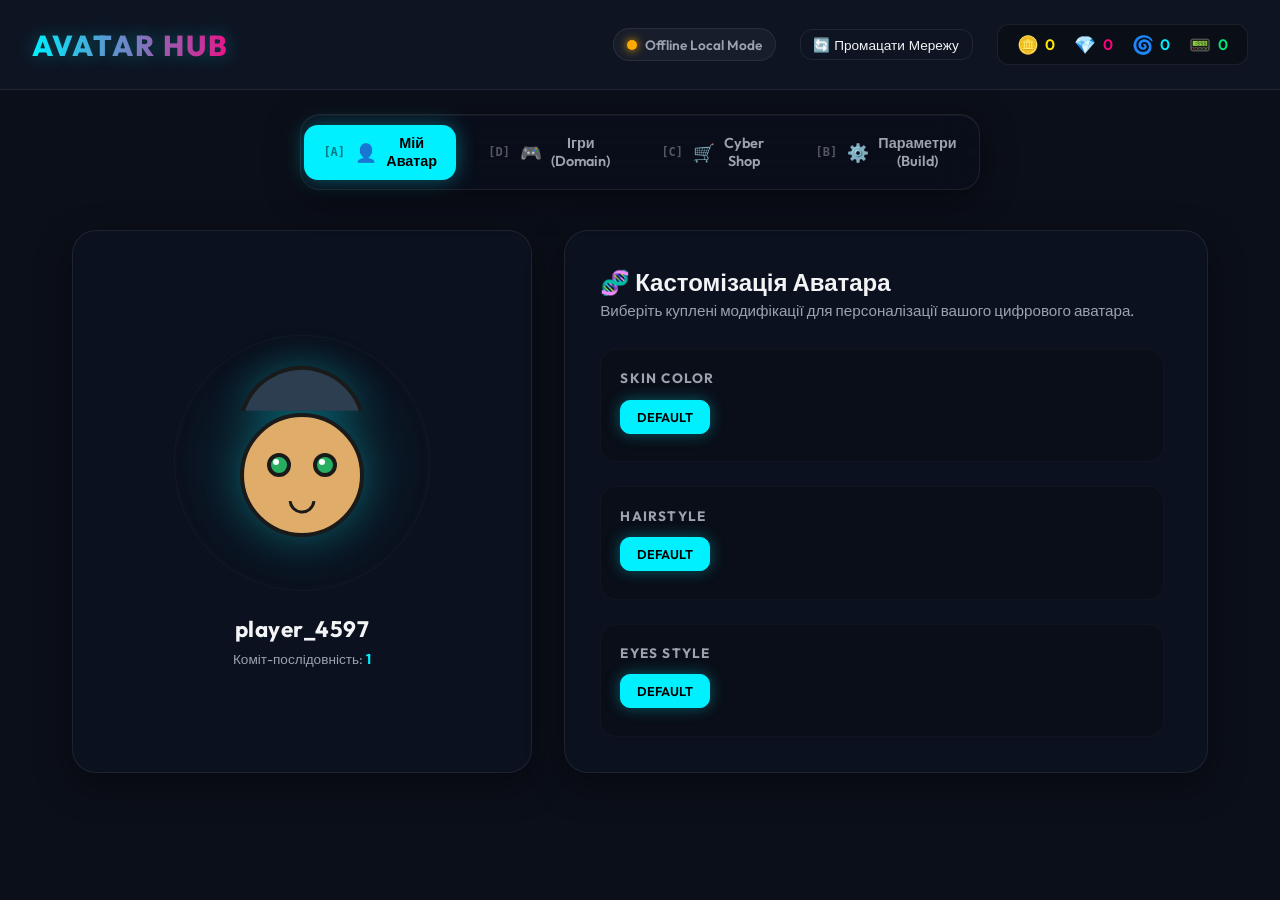
<file: index.html>
<!DOCTYPE html>
<html lang="uk">
<head>
  <meta charset="UTF-8">
  <meta name="viewport" content="width=device-width, initial-scale=1.0">
  <title>Mine & Craft Avatar Hub — Розподілена Ігрова Екосистема</title>
  <meta name="description" content="Сучасна розподілена безсерверна ігрова екосистема з локальним збереженням IndexedDB, безпечною пісочницею та синхронізацією через Git або радіомережу EME.">
  <link rel="stylesheet" href="styles.css">
</head>
<body>
  <!-- Header Bar -->
  <header>
    <div class="logo">
      <h1 id="hub-main-title">AVATAR HUB</h1>
    </div>
    
    <div class="status-bar">
      <!-- Sync Mode Indicator -->
      <div class="mode-indicator-container" title="Поточний режим синхронізації даних">
        <div id="mode-indicator" class="indicator-dot local"></div>
        <span id="mode-text">Offline Local Mode</span>
      </div>
      
      <!-- Manual Probe Button -->
      <button id="manual-sync-btn" class="sync-btn" title="Перевірити наявність Desktop Companion або EME OS вузла">
        🔄 Промацати Мережу
      </button>

      <!-- Resources Bar -->
      <div class="resources-bar">
        <div class="res-item gold" title="Золота руда (видобувається в іграх)">
          <span class="icon">🪙</span>
          <span id="res-gold">0</span>
        </div>
        <div class="res-item ruby" title="Неонові рубіни (видобуваються в іграх)">
          <span class="icon">💎</span>
          <span id="res-ruby">0</span>
        </div>
        <div class="res-item sapphire" title="Кібер-сапфіри (видобуваються в іграх)">
          <span class="icon">🌀</span>
          <span id="res-sapphire">0</span>
        </div>
        <div class="res-item eme" title="Радіо токени EME (нараховуються за Proof of Coverage / Mesh активність)">
          <span class="icon">📟</span>
          <span id="res-eme">0</span>
        </div>
      </div>
    </div>
  </header>

  <!-- Zen Navigation Dock/Tabs Bar -->
  <nav class="zen-nav">
    <button class="zen-nav-btn active" data-tab="avatar" title="Натисніть 'A' на клавіатурі">
      <span class="nav-key">[A]</span>
      <span class="nav-icon">👤</span>
      <span class="nav-text">Мій Аватар</span>
    </button>
    <button class="zen-nav-btn" data-tab="domain" title="Натисніть 'D' на клавіатурі">
      <span class="nav-key">[D]</span>
      <span class="nav-icon">🎮</span>
      <span class="nav-text">Ігри (Domain)</span>
    </button>
    <button class="zen-nav-btn" data-tab="shop" title="Натисніть 'C' на клавіатурі">
      <span class="nav-key">[C]</span>
      <span class="nav-icon">🛒</span>
      <span class="nav-text">Cyber Shop</span>
    </button>
    <button class="zen-nav-btn" data-tab="build" title="Натисніть 'B' на клавіатурі">
      <span class="nav-key">[B]</span>
      <span class="nav-icon">⚙️</span>
      <span class="nav-text">Параметри (Build)</span>
    </button>
  </nav>

  <!-- Main Focus Container -->
  <main class="main-container">
    
    <!-- Tab 1: [A] Avatar & Customizer -->
    <section id="view-avatar" class="zen-tab-panel active">
      <div class="avatar-view-layout">
        <!-- Visual Column -->
        <div class="avatar-preview-card">
          <div class="avatar-container">
            <canvas id="avatar-canvas" width="256" height="256"></canvas>
          </div>
          <div class="player-info">
            <h2 id="player-name">Завантаження...</h2>
            <p>Коміт-послідовність: <strong id="player-seq">0</strong></p>
          </div>
        </div>
        
        <!-- Editor Controls Column -->
        <div class="avatar-editor-card">
          <h2>🧬 Кастомізація Аватара</h2>
          <p class="tab-subtitle">Виберіть куплені модифікації для персоналізації вашого цифрового аватара.</p>
          <div id="editor-options" class="editor-container">
            <p style="text-align: center; color: var(--text-secondary);">Ініціалізація редактора...</p>
          </div>
        </div>
      </div>
    </section>

    <!-- Tab 2: [D] Domain (Games Library) -->
    <section id="view-domain" class="zen-tab-panel">
      <div class="domain-view-layout">
        <div class="lobby-hero">
          <h1>Мій Суверенний Домен</h1>
          <p>
            Тут ви можете запускати безпечні ізольовані ігри. Усі здобуті ресурси автоматично підписуються криптографічним токеном і зараховуються на ваш баланс.
          </p>
        </div>
        
        <!-- Games Library Grid -->
        <div class="games-library">
          <h3>🎮 БІБЛІОТЕКА ІГОР (GAMES LIBRARY)</h3>
          <div class="games-grid">
            <!-- Card 1: Match-3 Miner -->
            <div class="game-card active">
              <div class="game-card-icon">🪙</div>
              <div class="game-card-info">
                <h4>Crystal Miner (Match-3)</h4>
                <p>Видобуток золота, рубінів та сапфірів у неонових шахтах</p>
              </div>
              <button id="play-match3-btn" class="game-play-btn">🚀 Запустити майнер</button>
            </div>
            
            <!-- Card 2: The Shape We Become -->
            <div id="somatic-game-card" class="game-card locked">
              <div class="game-card-icon">🧠</div>
              <div class="game-card-info">
                <h4>The Shape We Become</h4>
                <p>Симулятор адаптації нервової системи та соматичного стресу</p>
              </div>
              <div id="somatic-game-status">
                <span class="game-lock-badge">🔒 Заблоковано (Купіть у Cyber Shop за 100 золото)</span>
              </div>
            </div>
          </div>
        </div>

        <!-- Dev Logger Console HUD -->
        <div class="console-container">
          <h3>System Log Console</h3>
          <div id="dev-console" class="console-log">
            <p>[00:00:00] Ініціалізація Mine & Craft Avatar Hub...</p>
          </div>
        </div>
      </div>
    </section>

    <!-- Tab 3: [C] Cyber Shop (Categorized & Hierarchical) -->
    <section id="view-shop" class="zen-tab-panel">
      <div class="shop-view-layout">
        <div class="shop-header">
          <h2>🛒 Cyber Shop</h2>
          <p class="tab-subtitle">Купуйте нові кібернетичні імпланти, зачіски та розблоковуйте ігри за ігрові руди.</p>
          
          <!-- Category Tabs Bar -->
          <div class="shop-category-tabs">
            <button class="shop-tab-btn active" data-category="all">Всі товари</button>
            <button class="shop-tab-btn" data-category="base">Тіла (Skins)</button>
            <button class="shop-tab-btn" data-category="miner">Crystal Miner (Асети)</button>
            <button class="shop-tab-btn" data-category="somatic">Somatic (Ядра & Гра)</button>
            <button class="shop-tab-btn" data-category="blueprints">Креслення (Blueprints)</button>
          </div>
        </div>
        
        <!-- Shop List Grid -->
        <div id="shop-list" class="shop-grid">
          <p style="text-align: center; color: var(--text-secondary);">Завантаження товарів...</p>
        </div>
      </div>
    </section>

    <!-- Tab 4: [B] Build (Settings & Dual-Path Saving) -->
    <section id="view-build" class="zen-tab-panel">
      <div class="build-view-layout">
        <h2>🛠️ Параметри Системи (Build Settings)</h2>
        <p class="tab-subtitle">Керуйте вашими збереженнями через хмарні репозиторії або локальні офлайн-файли.</p>
        
        <div class="settings-grid">
          <!-- Card A: Sovereign Save Sync (Git vs File Backup) -->
          <div class="settings-card">
            <h3>💾 Збереження та Синхронізація (Dual-Path Saves)</h3>
            <p style="font-size: 0.85rem; color: var(--text-secondary); margin-bottom: 1.2rem;">
              Оберіть зручний для вас варіант резервного копіювання.
            </p>
            
            <!-- File Backup UI (Path B - Local File) -->
            <div class="settings-section">
              <h4>Варіант 1: Локальний файл збереження (Офлайн-бекап)</h4>
              <p style="font-size: 0.8rem; color: var(--text-secondary); margin-bottom: 0.8rem;">
                Ідеально для гри без інтернету або без акаунту GitHub.
              </p>
              <div class="file-sync-buttons">
                <button id="export-save-btn" class="settings-btn glow-pink-hover">
                  📤 Експортувати save.json
                </button>
                <label for="import-save-file" class="settings-btn-label glow-cyan-hover">
                  📥 Імпортувати з файлу
                </label>
                <input type="file" id="import-save-file" accept=".json" style="display: none;" />
              </div>
            </div>
            
            <hr class="card-divider" />
            
            <!-- Git Backup UI (Path A - GitHub cloud) -->
            <div class="settings-section">
              <h4>Варіант 2: Синхронізація з власного GitHub</h4>
              <p style="font-size: 0.8rem; color: var(--text-secondary); margin-bottom: 0.8rem;">
                Збереження автоматично синхронізуються з вашим репозиторієм при кожній дії.
              </p>
              <div class="git-settings-form">
                <div class="input-group">
                  <label for="git-pat">GitHub Token (PAT):</label>
                  <input type="password" id="git-pat" placeholder="ghp_..." title="Персональний токен з доступом до репозиторію" />
                </div>
                <div class="input-group">
                  <label for="git-repo">Репозиторій (user/repo):</label>
                  <input type="text" id="git-repo" placeholder="username/my-avatar-saves" />
                </div>
                <div class="input-group">
                  <label for="git-filepath">Шлях у репозиторії:</label>
                  <input type="text" id="git-filepath" value="saves/save.json" />
                </div>
                <button id="save-git-config-btn" class="buy-btn" style="width: 100%; margin-top: 0.8rem; background: var(--glow-cyan); color: #000; font-weight: bold; border: none; padding: 0.7rem;">
                  Зберегти та Синхронізувати Git
                </button>
              </div>
            </div>
          </div>
          
          <!-- Card B: Local Storage Maintenance -->
          <div class="settings-card">
            <h3>⚡ Обслуговування сховища (IndexedDB)</h3>
            <p style="font-size: 0.85rem; color: var(--text-secondary); margin-bottom: 1.2rem;">
              Очищення або скидання локальних даних браузера.
            </p>
            <div class="maintenance-buttons">
              <button id="reset-profile-btn" class="settings-btn danger-hover">
                ❌ Скинути профіль до дефолту
              </button>
              <button id="clear-db-btn" class="settings-btn danger-hover">
                🧹 Очистити IndexedDB повністю
              </button>
            </div>
            
            <hr class="card-divider" style="margin: 1.5rem 0;" />
            
            <h3>📶 EME OS Node Info (Mesh Network)</h3>
            <p style="font-size: 0.85rem; color: var(--text-secondary); margin-bottom: 0.8rem;">
              Поточні параметри підключення до автономного радіо-вузла.
            </p>
            <div class="eme-info-box">
              <p>Мережа: <strong id="eme-net-status">Пошук вузлів...</strong></p>
              <p>Швидкість: <strong>100 - 250 bps (LoRa/EME)</strong></p>
              <p>Режим відскоку від Місяця: <strong>Доступний при SNR > -29 dB</strong></p>
            </div>
          </div>
        </div>
      </div>
    </section>

  </main>

  <!-- Sandbox Game Modal (Full-Screen Iframe) -->
  <div id="game-container" class="game-container-modal">
    <div class="game-header">
      <h2>Secured Sandbox Session</h2>
      <button id="close-game-btn" class="close-btn">Exit Session (Save & Close)</button>
    </div>
    <!-- 🔒 Безпечна ізоляція: sandbox без allow-same-origin захищає parent від крадіжки localStorage/IndexedDB -->
    <iframe id="game-frame" sandbox="allow-scripts" src=""></iframe>
  </div>

  <!-- Main hub script loaded as ES Module -->
  <script type="module" src="js/hub.js"></script>
</body>
</html>
</file>
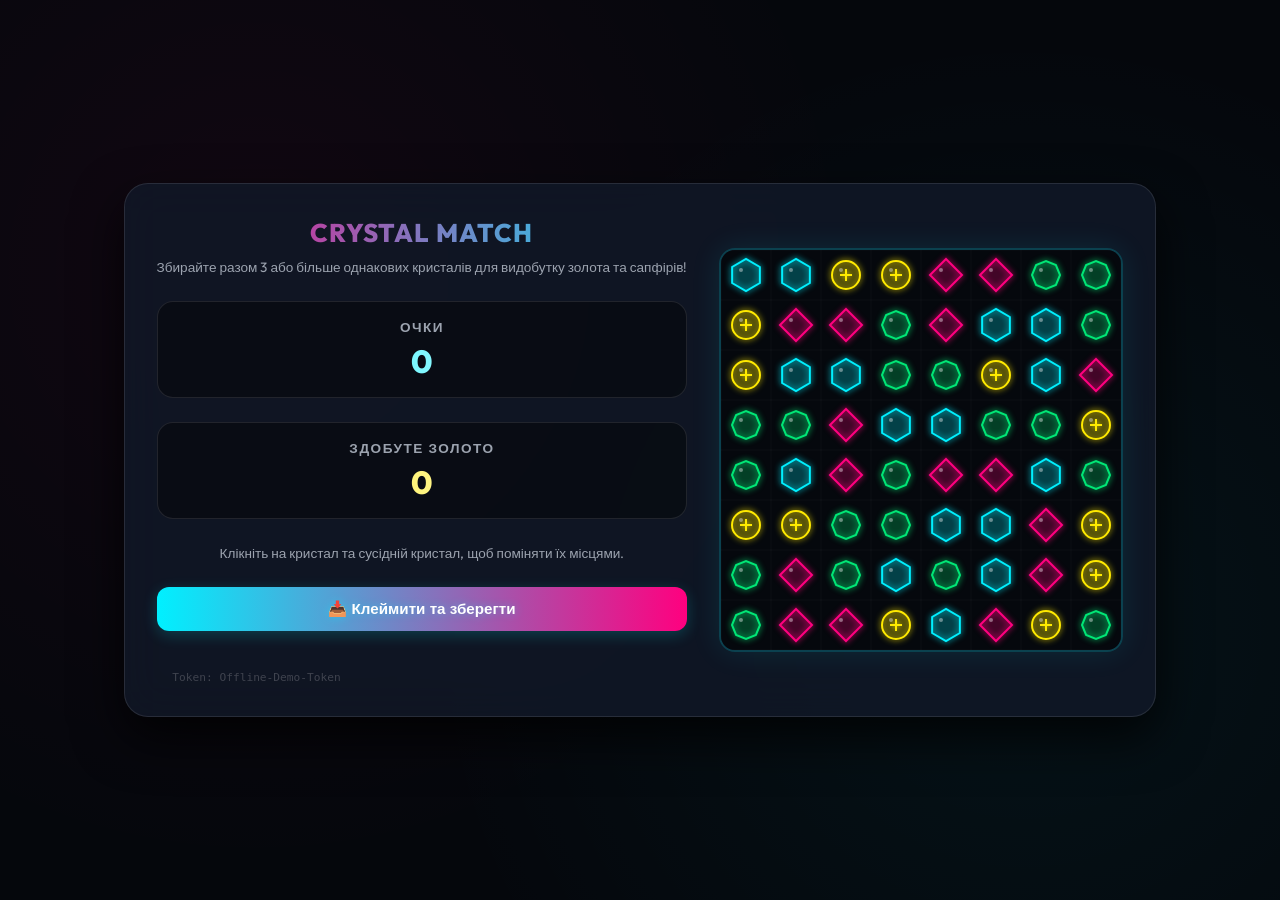
<file: games/match3/index.html>
<!DOCTYPE html>
<html lang="uk">
<head>
  <meta charset="UTF-8">
  <meta name="viewport" content="width=device-width, initial-scale=1.0">
  <title>Match-3 Secured Sandbox Game</title>
  <style>
    @import url('https://fonts.googleapis.com/css2?family=Outfit:wght@300;400;600;800&display=swap');
    
    :root {
      --bg-color: #05070c;
      --panel-bg: rgba(17, 24, 39, 0.85);
      --glow-pink: #ff007f;
      --glow-cyan: #00f0ff;
      --glow-gold: #ffea00;
      --text-color: #f3f4f6;
      --border-color: rgba(255, 255, 255, 0.1);
    }

    * {
      box-sizing: border-box;
      margin: 0;
      padding: 0;
    }

    body {
      background-color: var(--bg-color);
      color: var(--text-color);
      font-family: 'Outfit', sans-serif;
      overflow: hidden;
      display: flex;
      flex-direction: column;
      align-items: center;
      justify-content: center;
      height: 100vh;
      width: 100vw;
    }

    /* Cyber background pattern */
    body::before {
      content: "";
      position: absolute;
      top: 0;
      left: 0;
      width: 100%;
      height: 100%;
      background: 
        radial-gradient(circle at 20% 30%, rgba(255, 0, 127, 0.05) 0%, transparent 50%),
        radial-gradient(circle at 80% 70%, rgba(0, 240, 255, 0.05) 0%, transparent 50%);
      pointer-events: none;
      z-index: 0;
    }

    .game-layout {
      position: relative;
      z-index: 1;
      display: flex;
      gap: 2rem;
      background: var(--panel-bg);
      backdrop-filter: blur(20px);
      border: 1px solid var(--border-color);
      padding: 2rem;
      border-radius: 24px;
      box-shadow: 0 20px 50px rgba(0, 0, 0, 0.8);
      max-width: 90%;
      align-items: center;
    }

    .game-info {
      display: flex;
      flex-direction: column;
      gap: 1.5rem;
      min-width: 200px;
    }

    .info-box {
      background: rgba(0, 0, 0, 0.4);
      border: 1px solid var(--border-color);
      border-radius: 16px;
      padding: 1rem;
      text-align: center;
    }

    .info-box h3 {
      font-size: 0.85rem;
      text-transform: uppercase;
      letter-spacing: 1.5px;
      color: #9ca3af;
      margin-bottom: 0.3rem;
    }

    .info-box .value {
      font-size: 2rem;
      font-weight: 800;
      background: linear-gradient(90deg, #fff, #9ca3af);
      -webkit-background-clip: text;
      -webkit-text-fill-color: transparent;
    }

    .info-box .value.cyan {
      background: linear-gradient(90deg, var(--glow-cyan), #ffffff);
      -webkit-background-clip: text;
      -webkit-text-fill-color: transparent;
    }

    .info-box .value.gold {
      background: linear-gradient(90deg, var(--glow-gold), #ffffff);
      -webkit-background-clip: text;
      -webkit-text-fill-color: transparent;
    }

    .canvas-container {
      position: relative;
      border-radius: 16px;
      overflow: hidden;
      border: 2px solid rgba(0, 240, 255, 0.2);
      box-shadow: 0 0 30px rgba(0, 240, 255, 0.1);
    }

    canvas {
      display: block;
      background-color: rgba(5, 7, 12, 0.9);
      cursor: pointer;
    }

    .instructions {
      font-size: 0.85rem;
      color: #9ca3af;
      text-align: center;
      line-height: 1.5;
    }

    .hud-title {
      font-size: 1.6rem;
      font-weight: 800;
      letter-spacing: 1px;
      margin-bottom: 0.5rem;
      background: linear-gradient(90deg, var(--glow-pink), var(--glow-cyan));
      -webkit-background-clip: text;
      -webkit-text-fill-color: transparent;
      text-align: center;
    }

    /* Secret token display for transparency */
    .token-display {
      font-family: monospace;
      font-size: 0.7rem;
      color: rgba(255, 255, 255, 0.2);
      text-align: center;
      margin-top: 1rem;
      word-break: break-all;
      max-width: 200px;
    }
  </style>
</head>
<body>
  <div class="game-layout">
    
    <div class="game-info">
      <div>
        <h2 class="hud-title">CRYSTAL MATCH</h2>
        <p class="instructions">Збирайте разом 3 або більше однакових кристалів для видобутку золота та сапфірів!</p>
      </div>

      <div class="info-box">
        <h3>Очки</h3>
        <div id="score-val" class="value cyan">0</div>
      </div>

      <div class="info-box">
        <h3>Здобуте Золото</h3>
        <div id="gold-val" class="value gold">0</div>
      </div>

      <div class="instructions">
        Клікніть на кристал та сусідній кристал, щоб поміняти їх місцями.
      </div>

      <button id="claim-btn" style="background: linear-gradient(90deg, var(--glow-cyan), var(--glow-pink)); border: none; color: #fff; padding: 0.8rem 1.2rem; border-radius: 12px; font-weight: 800; font-size: 0.95rem; cursor: pointer; text-shadow: 0 0 10px rgba(0,240,255,0.4); box-shadow: 0 4px 15px rgba(0,240,255,0.2); transition: all 0.3s ease; width: 100%;">
        📥 Клеймити та зберегти
      </button>
      
      <div id="token-box" class="token-display">
        Token: Loading...
      </div>
    </div>

    <div class="canvas-container">
      <canvas id="match3-canvas" width="400" height="400"></canvas>
    </div>

  </div>

  <script src="game.js"></script>
</body>
</html>
</file>
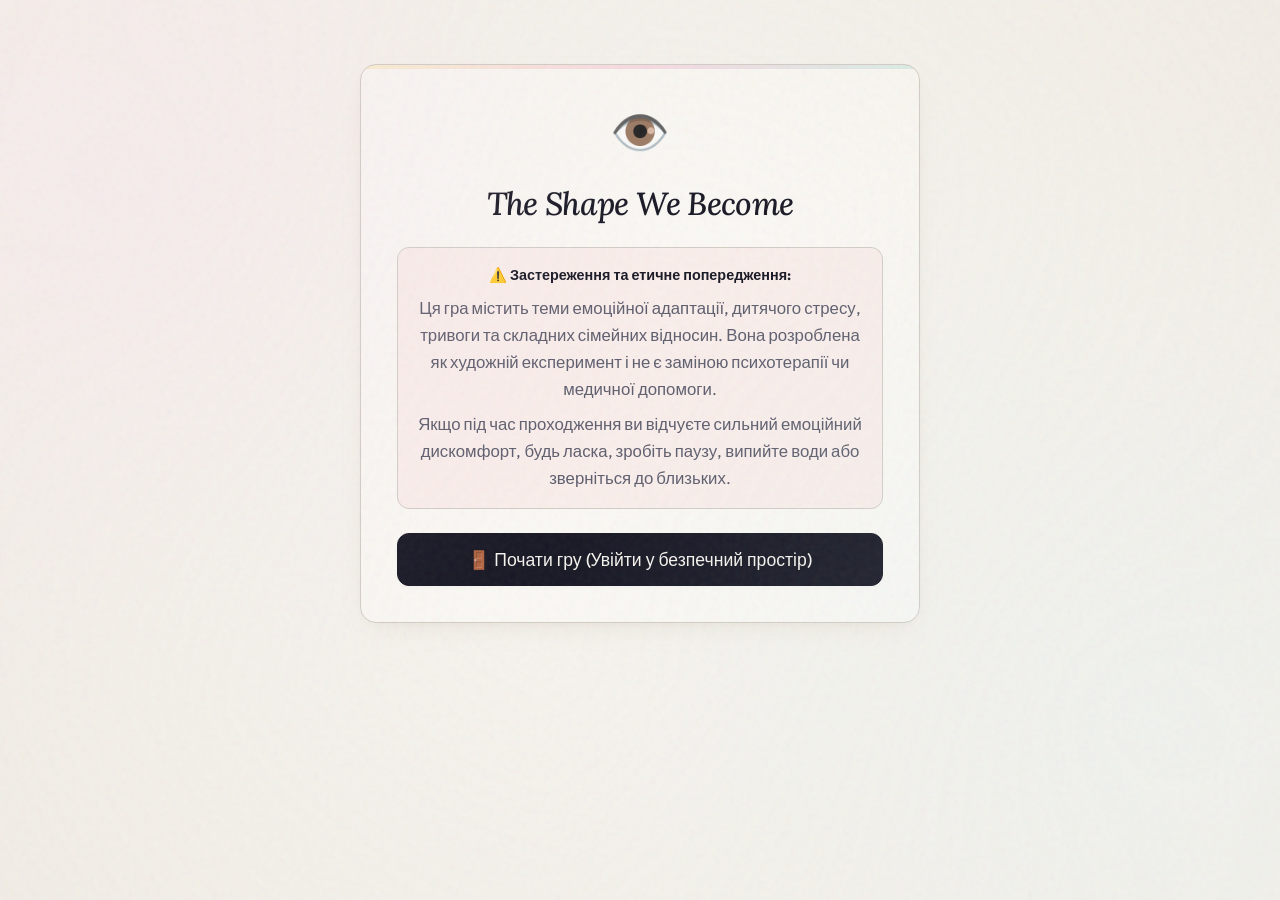
<file: games/somatic/index.html>
<!doctype html>
<html lang="en">
  <head>
    <meta charset="UTF-8" />
    <link rel="icon" type="image/svg+xml" href="./favicon.svg" />
    <meta name="viewport" content="width=device-width, initial-scale=1.0" />
    <title>xtlan</title>
    <script type="module" crossorigin src="./assets/index-eRP1XBW6.js"></script>
    <link rel="stylesheet" crossorigin href="./assets/index-qe1mg4qq.css">
  </head>
  <body>
    <div id="root"></div>
  </body>
</html>
</file>
<file: styles.css>
@import url('https://fonts.googleapis.com/css2?family=Outfit:wght@300;400;600;800&display=swap');

:root {
  --bg-color: #0b0f19;
  --panel-bg: rgba(17, 24, 39, 0.7);
  --border-color: rgba(255, 255, 255, 0.08);
  --text-primary: #f3f4f6;
  --text-secondary: #9ca3af;
  --glow-pink: #ff007f;
  --glow-cyan: #00f0ff;
  --glow-gold: #ffea00;
  --glow-blue: #0070f3;
  --glow-green: #00e676;
}

* {
  box-sizing: border-box;
  margin: 0;
  padding: 0;
}

body {
  background-color: var(--bg-color);
  color: var(--text-primary);
  font-family: 'Outfit', sans-serif;
  overflow-x: hidden;
  min-height: 100vh;
  display: flex;
  flex-direction: column;
}

header {
  padding: 1.5rem 2rem;
  background: var(--panel-bg);
  backdrop-filter: blur(12px);
  border-bottom: 1px solid var(--border-color);
  display: flex;
  justify-content: space-between;
  align-items: center;
  position: sticky;
  top: 0;
  z-index: 100;
}

.logo h1 {
  font-size: 1.8rem;
  font-weight: 800;
  letter-spacing: 2px;
  background: linear-gradient(90deg, var(--glow-cyan), var(--glow-pink));
  -webkit-background-clip: text;
  -webkit-text-fill-color: transparent;
  text-shadow: 0 0 20px rgba(0, 240, 255, 0.3);
}

.status-bar {
  display: flex;
  align-items: center;
  gap: 1.5rem;
}

.mode-indicator-container {
  display: flex;
  align-items: center;
  gap: 0.5rem;
  background: rgba(255, 255, 255, 0.04);
  padding: 0.4rem 0.8rem;
  border-radius: 20px;
  border: 1px solid var(--border-color);
}

.indicator-dot {
  width: 10px;
  height: 10px;
  border-radius: 50%;
  background-color: #888;
}

.indicator-dot.local {
  background-color: #ffaa00;
  box-shadow: 0 0 10px #ffaa00;
}

.indicator-dot.companion {
  background-color: var(--glow-cyan);
  box-shadow: 0 0 10px var(--glow-cyan);
}

.indicator-dot.eme {
  background-color: var(--glow-green);
  box-shadow: 0 0 10px var(--glow-green);
}

.indicator-dot.cloud {
  background-color: var(--glow-blue);
  box-shadow: 0 0 10px var(--glow-blue);
}

#mode-text {
  font-size: 0.85rem;
  font-weight: 600;
  color: var(--text-secondary);
}

.sync-btn {
  background: transparent;
  border: 1px solid var(--border-color);
  color: var(--text-primary);
  padding: 0.4rem 0.8rem;
  border-radius: 12px;
  cursor: pointer;
  font-size: 0.85rem;
  transition: all 0.3s ease;
}

.sync-btn:hover {
  background: rgba(255, 255, 255, 0.08);
  border-color: var(--glow-cyan);
}

.resources-bar {
  display: flex;
  gap: 1.2rem;
  background: rgba(0, 0, 0, 0.3);
  padding: 0.5rem 1.2rem;
  border-radius: 12px;
  border: 1px solid var(--border-color);
}

.res-item {
  display: flex;
  align-items: center;
  gap: 0.4rem;
  font-weight: 600;
  font-size: 0.95rem;
}

.res-item .icon {
  font-size: 1.1rem;
}

.res-item.gold { color: var(--glow-gold); }
.res-item.ruby { color: var(--glow-pink); }
.res-item.sapphire { color: var(--glow-cyan); }
.res-item.eme { color: var(--glow-green); }

/* Zen Navigation Dock */
.zen-nav {
  display: flex;
  justify-content: center;
  gap: 0.8rem;
  padding: 0.6rem 1.2rem;
  background: rgba(10, 15, 28, 0.65);
  backdrop-filter: blur(20px);
  border: 1px solid var(--border-color);
  border-radius: 20px;
  max-width: 680px;
  margin: 1.5rem auto;
  box-shadow: 0 8px 32px rgba(0, 0, 0, 0.5), inset 0 1px 0 rgba(255, 255, 255, 0.05);
  position: sticky;
  top: 90px;
  z-index: 90;
  transition: all 0.3s cubic-bezier(0.4, 0, 0.2, 1);
}

.zen-nav-btn {
  background: transparent;
  border: none;
  color: var(--text-secondary);
  padding: 0.6rem 1.2rem;
  border-radius: 14px;
  cursor: pointer;
  display: flex;
  align-items: center;
  gap: 0.6rem;
  font-family: 'Outfit', sans-serif;
  font-size: 0.95rem;
  font-weight: 600;
  transition: all 0.25s cubic-bezier(0.4, 0, 0.2, 1);
  position: relative;
}

.zen-nav-btn:hover {
  color: var(--text-primary);
  background: rgba(255, 255, 255, 0.04);
}

.zen-nav-btn.active {
  color: #000;
  background: var(--glow-cyan);
  box-shadow: 0 0 20px rgba(0, 240, 255, 0.35);
}

.zen-nav-btn.active .nav-key {
  color: rgba(0, 0, 0, 0.5);
}

.nav-key {
  font-size: 0.75rem;
  color: rgba(255, 255, 255, 0.3);
  font-weight: 800;
  font-family: monospace;
}

.nav-icon {
  font-size: 1.1rem;
}

.nav-text {
  font-size: 0.9rem;
}

/* Main Focus Container */
.main-container {
  display: flex;
  flex-direction: column;
  padding: 1rem 2rem 3rem 2rem;
  flex: 1;
  max-width: 1200px;
  margin: 0 auto;
  width: 100%;
  position: relative;
}

/* Zen Tab Panels and Transitions */
.zen-tab-panel {
  display: none;
  opacity: 0;
  transform: translateY(12px) scale(0.995);
  transition: opacity 0.3s cubic-bezier(0.4, 0, 0.2, 1), transform 0.3s cubic-bezier(0.4, 0, 0.2, 1);
  width: 100%;
}

.zen-tab-panel.active {
  display: flex;
  opacity: 1;
  transform: translateY(0) scale(1);
}

/* Tab 1: Avatar customization layout */
.avatar-view-layout {
  display: grid;
  grid-template-columns: 1fr 1.4fr;
  gap: 2rem;
  width: 100%;
}

.avatar-preview-card, .avatar-editor-card {
  background: rgba(13, 19, 33, 0.75);
  backdrop-filter: blur(20px);
  border: 1px solid var(--border-color);
  border-radius: 24px;
  padding: 2.2rem;
  display: flex;
  flex-direction: column;
  align-items: center;
  box-shadow: 0 12px 36px rgba(0, 0, 0, 0.4);
}

.avatar-preview-card {
  justify-content: center;
  gap: 1.5rem;
}

.avatar-editor-card {
  align-items: flex-start;
}

.avatar-container {
  position: relative;
  width: 256px;
  height: 256px;
  background: radial-gradient(circle, rgba(0, 240, 255, 0.12) 0%, transparent 70%);
  border-radius: 50%;
  display: flex;
  justify-content: center;
  align-items: center;
  border: 1px solid rgba(255, 255, 255, 0.03);
}

#avatar-canvas {
  width: 256px;
  height: 256px;
  border-radius: 50%;
  filter: drop-shadow(0 0 18px rgba(0, 240, 255, 0.25));
}

.player-info {
  text-align: center;
  width: 100%;
}

.player-info h2 {
  font-size: 1.4rem;
  color: var(--text-primary);
  margin-bottom: 0.4rem;
  letter-spacing: 0.5px;
}

.player-info p {
  font-size: 0.85rem;
  color: var(--text-secondary);
}

.player-info strong {
  color: var(--glow-cyan);
}

.tab-subtitle {
  color: var(--text-secondary);
  font-size: 0.95rem;
  margin-top: 0.3rem;
  margin-bottom: 1.8rem;
}

.editor-container {
  width: 100%;
  display: flex;
  flex-direction: column;
  gap: 1.5rem;
  max-height: 400px;
  overflow-y: auto;
  padding-right: 0.5rem;
}

.editor-group {
  width: 100%;
  background: rgba(0, 0, 0, 0.2);
  padding: 1.2rem;
  border-radius: 16px;
  border: 1px solid rgba(255, 255, 255, 0.03);
}

.editor-group h3 {
  font-size: 0.85rem;
  text-transform: uppercase;
  letter-spacing: 1.2px;
  color: var(--text-secondary);
  margin-bottom: 0.8rem;
}

.item-select-btn {
  background: rgba(255, 255, 255, 0.04);
  border: 1px solid var(--border-color);
  color: var(--text-primary);
  padding: 0.5rem 1rem;
  border-radius: 10px;
  margin-right: 0.5rem;
  margin-bottom: 0.5rem;
  cursor: pointer;
  font-size: 0.8rem;
  font-weight: 600;
  font-family: 'Outfit', sans-serif;
  transition: all 0.2s cubic-bezier(0.4, 0, 0.2, 1);
}

.item-select-btn:hover {
  border-color: var(--glow-cyan);
  background: rgba(0, 240, 255, 0.06);
}

.item-select-btn.active {
  background: var(--glow-cyan);
  color: #000;
  border-color: var(--glow-cyan);
  box-shadow: 0 0 15px rgba(0, 240, 255, 0.35);
}

/* Tab 2: Domain (Lobby & Games Library) */
.domain-view-layout {
  display: flex;
  flex-direction: column;
  gap: 2rem;
  width: 100%;
}

.lobby-hero {
  text-align: center;
  padding: 2.5rem 2rem;
  display: flex;
  flex-direction: column;
  align-items: center;
  gap: 1rem;
  background: radial-gradient(circle, rgba(0, 240, 255, 0.04) 0%, rgba(255, 0, 127, 0.03) 60%, transparent 100%);
  border: 1px solid var(--border-color);
  border-radius: 24px;
}

.lobby-hero h1 {
  font-size: 2.2rem;
  font-weight: 800;
  background: linear-gradient(135deg, #ffffff, var(--text-secondary));
  -webkit-background-clip: text;
  -webkit-text-fill-color: transparent;
}

.lobby-hero p {
  color: var(--text-secondary);
  max-width: 640px;
  font-size: 1.05rem;
  line-height: 1.6;
}

.games-library {
  width: 100%;
  background: rgba(13, 19, 33, 0.75);
  backdrop-filter: blur(20px);
  border: 1px solid var(--border-color);
  border-radius: 24px;
  padding: 2rem;
}

.games-library h3 {
  font-size: 0.9rem;
  text-transform: uppercase;
  letter-spacing: 1.5px;
  color: var(--text-secondary);
  margin-bottom: 1.5rem;
  border-bottom: 1px solid rgba(255, 255, 255, 0.05);
  padding-bottom: 0.6rem;
}

.games-grid {
  display: grid;
  grid-template-columns: repeat(auto-fit, minmax(340px, 1fr));
  gap: 1.5rem;
}

.game-card {
  display: flex;
  align-items: center;
  gap: 1.2rem;
  background: rgba(255, 255, 255, 0.02);
  border: 1px solid var(--border-color);
  border-radius: 16px;
  padding: 1.2rem;
  transition: all 0.3s cubic-bezier(0.4, 0, 0.2, 1);
  position: relative;
}

.game-card:hover {
  background: rgba(255, 255, 255, 0.04);
  transform: translateY(-2px);
}

.game-card.active {
  border-color: rgba(0, 240, 255, 0.2);
  box-shadow: 0 0 20px rgba(0, 240, 255, 0.05);
}

.game-card.locked {
  border-color: rgba(255, 0, 127, 0.1);
  background: rgba(255, 0, 127, 0.01);
  opacity: 0.8;
}

.game-card-icon {
  font-size: 2.2rem;
  display: flex;
  justify-content: center;
  align-items: center;
  width: 64px;
  height: 64px;
  background: rgba(255, 255, 255, 0.02);
  border-radius: 14px;
  border: 1px solid rgba(255, 255, 255, 0.04);
}

.game-card.active .game-card-icon {
  background: radial-gradient(circle, rgba(0, 240, 255, 0.12) 0%, transparent 80%);
  border-color: rgba(0, 240, 255, 0.25);
  color: var(--glow-cyan);
}

.game-card.locked .game-card-icon {
  background: radial-gradient(circle, rgba(255, 0, 127, 0.06) 0%, transparent 80%);
  border-color: rgba(255, 0, 127, 0.15);
  color: var(--glow-pink);
}

.game-card-info {
  flex: 1;
}

.game-card-info h4 {
  font-size: 1.1rem;
  font-weight: 600;
  margin-bottom: 0.2rem;
}

.game-card-info p {
  font-size: 0.85rem;
  color: var(--text-secondary);
  line-height: 1.4;
}

.game-play-btn {
  background: linear-gradient(90deg, var(--glow-cyan), var(--glow-blue));
  color: #000;
  border: none;
  padding: 0.6rem 1.4rem;
  border-radius: 10px;
  font-size: 0.9rem;
  font-weight: bold;
  font-family: 'Outfit', sans-serif;
  cursor: pointer;
  transition: all 0.2s cubic-bezier(0.4, 0, 0.2, 1);
  box-shadow: 0 0 10px rgba(0, 240, 255, 0.25);
}

.game-play-btn:hover {
  transform: translateY(-2px);
  box-shadow: 0 0 18px rgba(0, 240, 255, 0.45);
}

#play-somatic-btn {
  background: linear-gradient(90deg, var(--glow-pink), var(--glow-cyan));
  color: #fff;
  box-shadow: 0 0 12px rgba(255, 0, 127, 0.25);
}

#play-somatic-btn:hover {
  box-shadow: 0 0 20px rgba(0, 240, 255, 0.45);
}

.game-lock-badge {
  font-size: 0.8rem;
  color: var(--glow-pink);
  font-weight: 600;
  background: rgba(255, 0, 127, 0.08);
  padding: 0.4rem 0.8rem;
  border-radius: 8px;
  border: 1px solid rgba(255, 0, 127, 0.12);
  display: inline-block;
  margin-top: 0.5rem;
}

.console-container {
  width: 100%;
  background: rgba(0, 0, 0, 0.45);
  border: 1px solid var(--border-color);
  border-radius: 16px;
  padding: 1.2rem;
}

.console-container h3 {
  font-size: 0.8rem;
  color: var(--text-secondary);
  text-transform: uppercase;
  margin-bottom: 0.6rem;
  border-bottom: 1px solid rgba(255, 255, 255, 0.05);
  padding-bottom: 0.4rem;
  letter-spacing: 1px;
}

.console-log {
  height: 120px;
  overflow-y: auto;
  font-family: monospace;
  font-size: 0.8rem;
  display: flex;
  flex-direction: column;
  gap: 0.4rem;
  color: #00e676;
}

.console-log p {
  line-height: 1.4;
}

.console-log .warning { color: #ffaa00; }
.console-log .success { color: #00e676; }

/* Tab 3: Cyber Shop */
.shop-view-layout {
  display: flex;
  flex-direction: column;
  gap: 2rem;
  width: 100%;
}

.shop-header {
  display: flex;
  flex-direction: column;
  gap: 1.2rem;
}

.shop-category-tabs {
  display: flex;
  gap: 0.6rem;
  border-bottom: 1px solid var(--border-color);
  padding-bottom: 0.8rem;
  overflow-x: auto;
  scrollbar-width: none;
}

.shop-category-tabs::-webkit-scrollbar {
  display: none;
}

.shop-tab-btn {
  background: rgba(255, 255, 255, 0.02);
  border: 1px solid var(--border-color);
  color: var(--text-secondary);
  padding: 0.6rem 1.2rem;
  border-radius: 12px;
  cursor: pointer;
  font-family: 'Outfit', sans-serif;
  font-size: 0.9rem;
  font-weight: 600;
  transition: all 0.25s ease;
  white-space: nowrap;
}

.shop-tab-btn:hover {
  background: rgba(255, 255, 255, 0.05);
  color: var(--text-primary);
}

.shop-tab-btn.active {
  background: rgba(255, 0, 127, 0.08);
  border-color: var(--glow-pink);
  color: var(--glow-pink);
  box-shadow: 0 0 15px rgba(255, 0, 127, 0.25);
}

.shop-grid {
  display: grid;
  grid-template-columns: repeat(auto-fill, minmax(280px, 1fr));
  gap: 1.5rem;
  width: 100%;
}

/* Apple-style Premium Cards */
.shop-card {
  background: linear-gradient(145deg, rgba(20, 26, 42, 0.85), rgba(10, 12, 20, 0.85));
  backdrop-filter: blur(15px);
  border: 1px solid var(--border-color);
  border-radius: 20px;
  padding: 1.8rem;
  display: flex;
  flex-direction: column;
  justify-content: space-between;
  gap: 1.2rem;
  transition: all 0.3s cubic-bezier(0.4, 0, 0.2, 1);
  box-shadow: 0 8px 24px rgba(0, 0, 0, 0.35);
  position: relative;
  overflow: hidden;
}

.shop-card::before {
  content: '';
  position: absolute;
  top: 0;
  left: 0;
  width: 100%;
  height: 4px;
  background: transparent;
  transition: background-color 0.3s ease;
}

.shop-card:hover {
  transform: translateY(-5px);
  box-shadow: 0 15px 35px rgba(0, 0, 0, 0.55);
  border-color: rgba(255, 255, 255, 0.12);
}

.shop-card:hover::before {
  background: linear-gradient(90deg, var(--glow-pink), var(--glow-cyan));
}

.shop-card.owned {
  border-color: rgba(0, 230, 118, 0.25);
  background: linear-gradient(145deg, rgba(10, 28, 22, 0.65), rgba(5, 12, 10, 0.65));
}

.shop-card.owned::before {
  background: var(--glow-green);
}

.shop-card h4 {
  font-size: 1.15rem;
  font-weight: 700;
  line-height: 1.35;
  color: var(--text-primary);
}

.shop-card p {
  font-size: 0.78rem;
  color: var(--text-secondary);
  text-transform: uppercase;
  letter-spacing: 1px;
}

.price-row {
  display: flex;
  justify-content: space-between;
  align-items: center;
  margin-top: auto;
}

.price-row span {
  font-size: 0.85rem;
  color: var(--text-secondary);
}

.price-row strong {
  font-size: 1rem;
  color: var(--text-primary);
}

.owned-tag {
  color: var(--glow-green) !important;
  font-weight: 700;
  letter-spacing: 0.5px;
}

.buy-btn {
  background: rgba(255, 255, 255, 0.06);
  color: var(--text-primary);
  border: 1px solid var(--border-color);
  padding: 0.5rem 1.2rem;
  border-radius: 10px;
  cursor: pointer;
  font-size: 0.85rem;
  font-weight: 700;
  font-family: 'Outfit', sans-serif;
  transition: all 0.25s ease;
}

.buy-btn:hover:not(:disabled) {
  background: var(--glow-pink);
  border-color: var(--glow-pink);
  color: #fff;
  box-shadow: 0 0 15px rgba(255, 0, 127, 0.35);
}

.buy-btn:disabled {
  opacity: 0.3;
  cursor: not-allowed;
  background: rgba(0, 0, 0, 0.2);
}

/* Tab 4: Build / Settings */
.build-view-layout {
  display: flex;
  flex-direction: column;
  gap: 2rem;
  width: 100%;
}

.settings-grid {
  display: grid;
  grid-template-columns: 1fr 1fr;
  gap: 2rem;
  width: 100%;
}

.settings-card {
  background: rgba(13, 19, 33, 0.75);
  backdrop-filter: blur(20px);
  border: 1px solid var(--border-color);
  border-radius: 24px;
  padding: 2.2rem;
  display: flex;
  flex-direction: column;
  gap: 1.5rem;
  box-shadow: 0 12px 36px rgba(0, 0, 0, 0.4);
}

.settings-card h3 {
  font-size: 1.25rem;
  font-weight: 700;
  border-bottom: 1px solid var(--border-color);
  padding-bottom: 0.8rem;
  color: var(--text-primary);
  letter-spacing: 0.5px;
}

.settings-section {
  display: flex;
  flex-direction: column;
  gap: 0.8rem;
}

.settings-section h4 {
  font-size: 0.95rem;
  font-weight: 600;
  color: var(--text-primary);
}

.file-sync-buttons {
  display: flex;
  gap: 1rem;
}

.settings-btn, .settings-btn-label {
  flex: 1;
  background: rgba(255, 255, 255, 0.04);
  border: 1px solid var(--border-color);
  color: var(--text-primary);
  padding: 0.8rem 1.2rem;
  border-radius: 12px;
  cursor: pointer;
  font-family: 'Outfit', sans-serif;
  font-size: 0.85rem;
  font-weight: 700;
  transition: all 0.25s ease;
  text-align: center;
  display: flex;
  justify-content: center;
  align-items: center;
  gap: 0.5rem;
}

.settings-btn-label {
  margin: 0;
}

.settings-btn:hover, .settings-btn-label:hover {
  background: rgba(255, 255, 255, 0.08);
}

.settings-btn.danger-hover:hover {
  background: rgba(255, 0, 85, 0.08);
  border-color: #ff0055;
  color: #ff0055;
  box-shadow: 0 0 15px rgba(255, 0, 85, 0.15);
}

.glow-pink-hover:hover {
  border-color: var(--glow-pink);
  color: var(--glow-pink);
  box-shadow: 0 0 15px rgba(255, 0, 127, 0.2);
}

.glow-cyan-hover:hover {
  border-color: var(--glow-cyan);
  color: var(--glow-cyan);
  box-shadow: 0 0 15px rgba(0, 240, 255, 0.2);
}

.card-divider {
  border: none;
  border-top: 1px solid var(--border-color);
  margin: 0.5rem 0;
}

.git-settings-form {
  display: flex;
  flex-direction: column;
  gap: 1rem;
}

.input-group {
  display: flex;
  flex-direction: column;
  gap: 0.4rem;
}

.input-group label {
  font-size: 0.75rem;
  color: var(--text-secondary);
  text-transform: uppercase;
  letter-spacing: 0.8px;
  font-weight: 600;
}

.input-group input {
  background: rgba(0, 0, 0, 0.4);
  border: 1px solid var(--border-color);
  color: var(--text-primary);
  padding: 0.6rem 1rem;
  border-radius: 10px;
  font-family: 'Outfit', sans-serif;
  font-size: 0.9rem;
  transition: all 0.25s ease;
}

.input-group input:focus {
  outline: none;
  border-color: var(--glow-cyan);
  box-shadow: 0 0 10px rgba(0, 240, 255, 0.25);
}

.maintenance-buttons {
  display: flex;
  flex-direction: column;
  gap: 0.8rem;
}

.eme-info-box {
  background: rgba(0, 0, 0, 0.35);
  border: 1px solid var(--border-color);
  border-radius: 16px;
  padding: 1.2rem;
  font-family: monospace;
  font-size: 0.85rem;
  color: var(--glow-green);
  display: flex;
  flex-direction: column;
  gap: 0.6rem;
  box-shadow: inset 0 2px 8px rgba(0, 0, 0, 0.4);
}

.eme-info-box p {
  display: flex;
  justify-content: space-between;
  border-bottom: 1px solid rgba(255, 255, 255, 0.02);
  padding-bottom: 0.4rem;
}

.eme-info-box p:last-child {
  border-bottom: none;
  padding-bottom: 0;
}

.eme-info-box strong {
  color: #fff;
}

/* Game Modal Sandbox (Full Screen) */
.game-container-modal {
  display: none;
  position: fixed;
  top: 0;
  left: 0;
  width: 100vw;
  height: 100vh;
  background: rgba(5, 7, 12, 0.96);
  z-index: 200;
  backdrop-filter: blur(25px);
}

.game-header {
  height: 64px;
  background: rgba(10, 15, 28, 0.8);
  border-bottom: 1px solid var(--border-color);
  display: flex;
  justify-content: space-between;
  align-items: center;
  padding: 0 2rem;
}

.game-header h2 {
  font-size: 1.2rem;
  color: var(--text-primary);
  font-weight: 700;
}

.close-btn {
  background: #ff0055;
  color: #fff;
  border: none;
  padding: 0.6rem 1.4rem;
  border-radius: 10px;
  font-weight: 700;
  font-family: 'Outfit', sans-serif;
  cursor: pointer;
  transition: all 0.2s ease;
  box-shadow: 0 0 10px rgba(255, 0, 85, 0.25);
}

.close-btn:hover {
  background: #ff2a74;
  box-shadow: 0 0 15px rgba(255, 0, 85, 0.45);
}

#game-frame {
  width: 100%;
  height: calc(100% - 64px);
  border: none;
}

/* Custom Scrollbar */
::-webkit-scrollbar {
  width: 6px;
  height: 6px;
}
::-webkit-scrollbar-track {
  background: transparent;
}
::-webkit-scrollbar-thumb {
  background: rgba(255, 255, 255, 0.08);
  border-radius: 3px;
}
::-webkit-scrollbar-thumb:hover {
  background: rgba(255, 255, 255, 0.16);
}

/* Responsive Styles for Mobile Devices */
@media (max-width: 900px) {
  header {
    flex-direction: column;
    gap: 1rem;
    padding: 1.2rem;
  }
  
  .status-bar {
    width: 100%;
    justify-content: space-between;
    flex-wrap: wrap;
    gap: 0.8rem;
  }
  
  .zen-nav {
    top: 140px;
    max-width: 95%;
    padding: 0.5rem 0.8rem;
    gap: 0.4rem;
  }
  
  .zen-nav-btn {
    padding: 0.5rem 0.8rem;
    gap: 0.4rem;
  }
  
  .nav-text {
    display: none; /* Hide button text on mobile to save space */
  }
  
  .avatar-view-layout {
    grid-template-columns: 1fr;
    gap: 1.5rem;
  }
  
  .settings-grid {
    grid-template-columns: 1fr;
    gap: 1.5rem;
  }
  
  .games-grid {
    grid-template-columns: 1fr;
  }
  
  .file-sync-buttons {
    flex-direction: column;
    gap: 0.6rem;
  }
}

.hidden {
  display: none !important;
}
</file>
<file: games/somatic/assets/index-qe1mg4qq.css>
@import "https://fonts.googleapis.com/css2?family=Lora:ital,wght@0,400..700;1,400..700&family=Outfit:wght@300;400;500;600;700&display=swap";:root{--bg-paper:#f6f3ee;--bg-paper-dark:#e7e1da;--color-ink:#181825;--color-ink-muted:#5e5e6e;--color-ink-very-muted:#a0a0ab;--color-border:#d2cdc6;--color-glass:#fdfbf7b3;--color-safety:#f9bf10;--color-safety-glow:#ffdf80;--color-expression:#e8308c;--color-expression-glow:#fa9ecc;--color-attachment:#25b1a5;--color-attachment-glow:#8cf2ea;--color-debt:#7333cc;--color-crisis:#e02929;--color-frozen:#838c95;--font-sans:"Outfit", -apple-system, BlinkMacSystemFont, "Segoe UI", Roboto, sans-serif;--font-serif:"Lora", Georgia, Cambria, "Times New Roman", Times, serif;--transition-smooth:all .5s cubic-bezier(.25, .8, .25, 1);--transition-fast:all .2s ease}*{box-sizing:border-box;margin:0;padding:0}body{font-family:var(--font-sans);background-color:var(--bg-paper);color:var(--color-ink);-webkit-font-smoothing:antialiased;-moz-osx-font-smoothing:grayscale;min-height:100svh;position:relative;overflow-x:hidden}body:before{content:"";z-index:9999;pointer-events:none;opacity:.055;background-image:url("data:image/svg+xml,%3Csvg viewBox='0 0 200 200' xmlns='http://www.w3.org/2000/svg'%3E%3Cfilter id='noiseFilter'%3E%3CfeTurbulence type='fractalNoise' baseFrequency='0.8' numOctaves='3' stitchTiles='stitch'/%3E%3C/filter%3E%3Crect width='100%25' height='100%25' filter='url(%23noiseFilter)'/%3E%3C/svg%3E");width:100vw;height:100vh;position:fixed;top:0;left:0}body:after{content:"";z-index:9998;pointer-events:none;opacity:.12;background:radial-gradient(circle at 10% 20%,#f0c2d9 0%,#0000 40%),radial-gradient(circle at 90% 80%,#c6ece9 0%,#0000 45%),radial-gradient(circle,#0000 30%,#d2c2ac 100%);width:100vw;height:100vh;position:fixed;top:0;left:0}#root{z-index:2;flex-direction:column;width:100%;max-width:1200px;min-height:100svh;margin:0 auto;padding:24px;display:flex;position:relative}h1,h2,h3,h4,h5,h6{font-family:var(--font-sans);letter-spacing:-.02em;font-weight:500;line-height:1.2}h1{text-shadow:0 2px 4px #00000005;font-size:2.5rem;font-weight:600}p{font-size:1.05rem;line-height:1.6}.story-text{font-family:var(--font-serif);color:var(--color-ink);font-size:1.25rem;line-height:1.65}.story-text em{font-style:italic}.app-container{grid-template-columns:1fr;gap:24px;width:100%;margin-top:16px;display:grid}@media (width>=900px){.app-container{grid-template-columns:1fr 1fr 1.2fr;align-items:stretch}}.choice-button.deficit-choice{background-color:#e6505008;border-color:#e650502e;transition:all .3s}.choice-button.deficit-choice:hover:not(:disabled){background-color:#e6505012;border-color:#e6505059}.glass-panel{background:var(--color-glass);-webkit-backdrop-filter:blur(12px);border:1px solid var(--color-border);transition:var(--transition-smooth);border-radius:16px;padding:28px;position:relative;overflow:hidden;box-shadow:0 10px 30px -15px #c8b9a066,0 2px 6px #00000005}.glass-panel:before{content:"";background:linear-gradient(90deg, var(--color-safety), var(--color-expression), var(--color-attachment));opacity:.15;width:100%;height:4px;position:absolute;top:0;left:0}.glass-panel:hover{transform:translateY(-2px);box-shadow:0 15px 40px -10px #b9aa8c80,0 4px 12px #00000008}button,.btn{font-family:var(--font-sans);border:1px solid var(--color-border);color:var(--color-ink);cursor:pointer;transition:var(--transition-fast);-webkit-user-select:none;user-select:none;background-color:#f9f8f6;border-radius:12px;outline:none;justify-content:center;align-items:center;gap:8px;padding:12px 24px;font-size:1rem;font-weight:500;display:inline-flex;box-shadow:0 2px 4px #00000005}button:hover:not(:disabled),.btn:hover:not(:disabled){background-color:var(--bg-paper-dark);border-color:var(--color-ink-muted);transform:translateY(-1px);box-shadow:0 4px 8px #0000000a}button:active:not(:disabled),.btn:active:not(:disabled){transform:translateY(0)}button:disabled,.btn:disabled{opacity:.4;cursor:not-allowed}button.btn-primary{background-color:var(--color-ink);color:var(--bg-paper);border-color:var(--color-ink)}button.btn-primary:hover:not(:disabled){color:var(--bg-paper);background-color:#33334d;border-color:#33334d}.choice-button{text-align:left;border:1px solid var(--color-border);background:var(--color-glass);width:100%;transition:var(--transition-fast);border-radius:12px;justify-content:flex-start;margin-bottom:12px;padding:18px 24px;font-size:1.05rem;line-height:1.4;position:relative;overflow:hidden}.choice-button:before{content:"";background-color:var(--color-border);width:4px;transition:var(--transition-fast);position:absolute;top:0;bottom:0;left:0}.choice-button:hover:not(:disabled){border-color:var(--color-ink-muted);background-color:#faf8f5;transform:translate(4px)}.choice-button:hover:before{width:6px}.choice-button[data-strategy=connection]:before{background-color:var(--color-attachment)}.choice-button[data-strategy=boundary]:before{background-color:var(--color-expression)}.choice-button[data-strategy=flight]:before{background-color:var(--color-safety)}.choice-button[data-strategy=fight]:before{background-color:var(--color-crisis)}.choice-button[data-strategy=fawn]:before{background-color:var(--color-safety-glow)}.choice-button[data-strategy=freeze]:before{background-color:var(--color-frozen)}.choice-button.locked-lvl-3{color:var(--color-ink-muted);border:1px dashed var(--color-border);cursor:pointer;background:#dcd7cd66;animation:.3s infinite alternate somatic-crack}.choice-button.locked-lvl-3:after{content:"🔒 (Тіло стислося)";opacity:.7;font-size:.85rem;font-weight:600;position:absolute;top:50%;right:16px;transform:translateY(-50%)}.choice-button.locked-lvl-2{opacity:.65;border-style:dotted}.choice-button.locked-lvl-1{animation:.2s infinite alternate somatic-tremble}@keyframes somatic-tremble{0%{transform:rotate(-.5deg)translate(-1px)}to{transform:rotate(.5deg)translate(1px)}}@keyframes somatic-crack{0%{border-color:var(--color-border)}to{border-color:var(--color-frozen)}}.fade-in{animation:.6s cubic-bezier(.25,.8,.25,1) forwards fadeIn}@keyframes fadeIn{0%{opacity:0;transform:translateY(8px)}to{opacity:1;transform:translateY(0)}}.pulse-safety{box-shadow:0 0 15px var(--color-safety-glow);animation:2.5s ease-in-out infinite pulse-s}@keyframes pulse-s{0%,to{box-shadow:0 0 10px #f5c5421a}50%{box-shadow:0 0 25px #f5c54266}}::-webkit-scrollbar{width:8px;height:8px}::-webkit-scrollbar-track{background:var(--bg-paper)}::-webkit-scrollbar-thumb{background:var(--bg-paper-dark);border-radius:4px}::-webkit-scrollbar-thumb:hover{background:var(--color-ink-very-muted)}.choice-button.somatic-target-pulse{animation:1.8s ease-in-out infinite somatic-target-shake;box-shadow:0 0 16px #e6505040;border-color:var(--color-crisis)!important}.choice-button.somatic-target-pulse:before{width:8px;background-color:var(--color-crisis)!important}@keyframes somatic-target-shake{0%,to{transform:scale(1);box-shadow:0 0 10px #e6505026}50%{transform:scale(1.015);box-shadow:0 0 25px #e6505073}10%,30%,50%,70%,90%{transform:translate(-1px)scale(1.01)}20%,40%,60%,80%{transform:translate(1px)scale(1.01)}}
</file>
